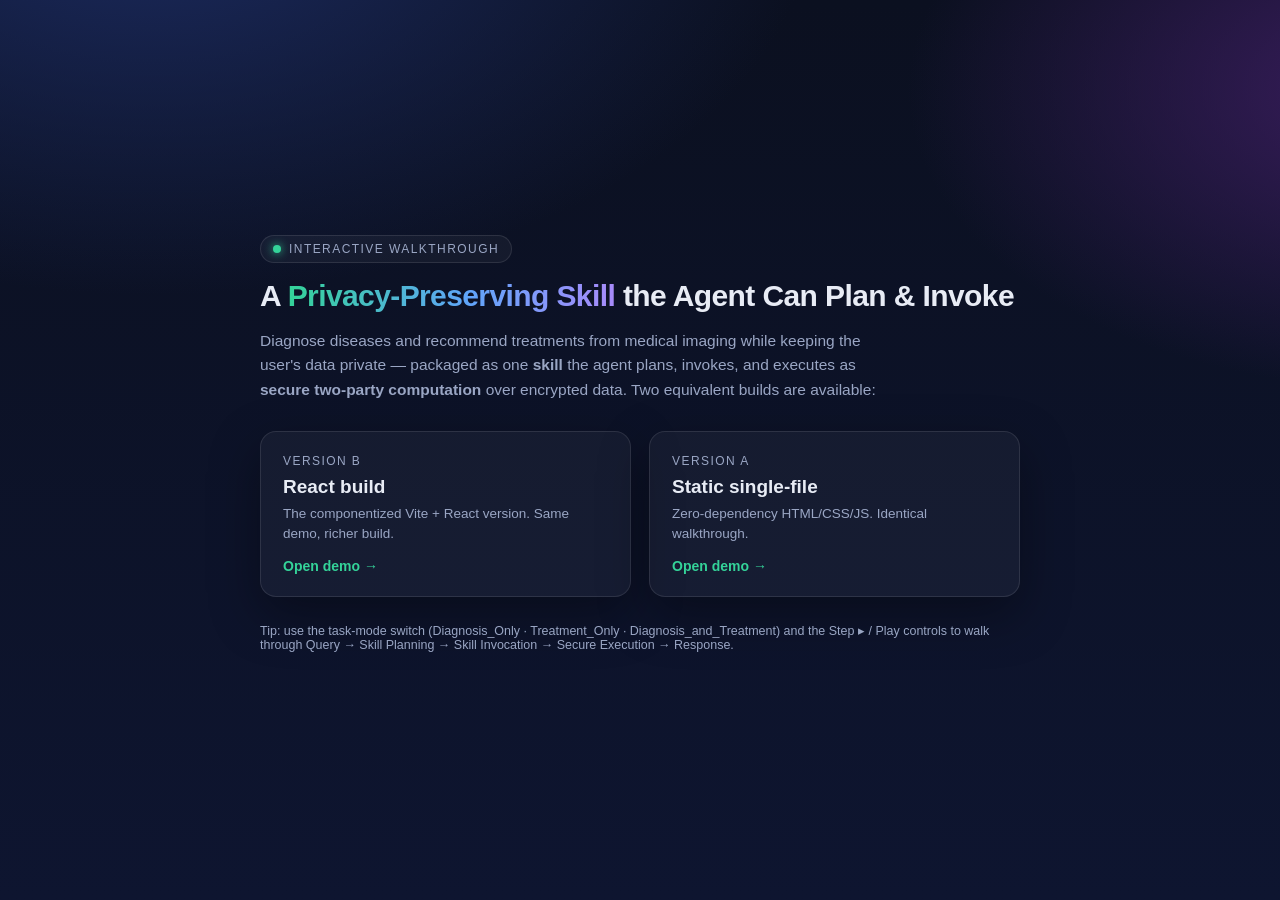
<file: index.html>
<!DOCTYPE html>
<html lang="en">
<head>
<meta charset="UTF-8" />
<meta name="viewport" content="width=device-width, initial-scale=1.0" />
<title>Privacy-Preserving Skill · Agent Demo</title>
<style>
  :root {
    --bg: #0b1020; --bg2: #0e1530; --text: #e8ecf5; --muted: #9aa6c4;
    --border: rgba(255,255,255,.10); --panel: rgba(255,255,255,.04);
    --green: #34d399; --blue: #60a5fa; --violet: #a78bfa;
  }
  * { box-sizing: border-box; }
  body {
    margin: 0; min-height: 100vh; color: var(--text);
    font-family: -apple-system, BlinkMacSystemFont, "Segoe UI", Roboto, Arial, sans-serif;
    background:
      radial-gradient(1200px 700px at 12% -10%, #1b2a5e 0%, transparent 55%),
      radial-gradient(1000px 600px at 110% 10%, #3a1d5e 0%, transparent 50%),
      linear-gradient(180deg, var(--bg) 0%, var(--bg2) 100%);
    display: grid; place-items: center; padding: 32px;
  }
  .wrap { max-width: 760px; width: 100%; }
  .badge {
    display: inline-flex; align-items: center; gap: 8px; font-size: 12px;
    letter-spacing: .12em; text-transform: uppercase; color: var(--muted);
    border: 1px solid var(--border); background: var(--panel); padding: 6px 12px; border-radius: 999px;
  }
  .badge .dot { width: 8px; height: 8px; border-radius: 50%; background: var(--green); box-shadow: 0 0 10px var(--green); }
  h1 { font-size: 30px; margin: 16px 0 8px; letter-spacing: -.02em; }
  h1 .grad { background: linear-gradient(90deg, var(--green), var(--blue) 55%, var(--violet));
    -webkit-background-clip: text; background-clip: text; -webkit-text-fill-color: transparent; }
  p.lead { color: var(--muted); font-size: 15.5px; line-height: 1.6; max-width: 640px; }
  .cards { display: grid; grid-template-columns: 1fr 1fr; gap: 18px; margin-top: 28px; }
  a.card {
    display: block; text-decoration: none; color: inherit; padding: 22px;
    border: 1px solid var(--border); border-radius: 16px; background: var(--panel);
    transition: .18s; box-shadow: 0 18px 50px rgba(0,0,0,.35);
  }
  a.card:hover { transform: translateY(-3px); border-color: rgba(255,255,255,.28); }
  a.card .k { font-size: 12px; text-transform: uppercase; letter-spacing: .12em; color: var(--muted); }
  a.card h2 { margin: 8px 0 6px; font-size: 19px; }
  a.card p { margin: 0; color: var(--muted); font-size: 13.5px; line-height: 1.5; }
  a.card .go { margin-top: 14px; font-weight: 700; color: var(--green); font-size: 14px; }
  .note { margin-top: 26px; color: var(--muted); font-size: 12.5px; }
  @media (max-width: 620px) { .cards { grid-template-columns: 1fr; } }
</style>
</head>
<body>
  <div class="wrap">
    <span class="badge"><span class="dot"></span> Interactive Walkthrough</span>
    <h1>A <span class="grad">Privacy-Preserving Skill</span> the Agent Can Plan &amp; Invoke</h1>
    <p class="lead">
      Diagnose diseases and recommend treatments from medical imaging while keeping the user's data
      private — packaged as one <b>skill</b> the agent plans, invokes, and executes as
      <b>secure two-party computation</b> over encrypted data. Two equivalent builds are available:
    </p>

    <div class="cards">
      <a class="card" href="./app/">
        <div class="k">Version B</div>
        <h2>React build</h2>
        <p>The componentized Vite + React version. Same demo, richer build.</p>
        <div class="go">Open demo →</div>
      </a>
      <a class="card" href="./static/">
        <div class="k">Version A</div>
        <h2>Static single-file</h2>
        <p>Zero-dependency HTML/CSS/JS. Identical walkthrough.</p>
        <div class="go">Open demo →</div>
      </a>
    </div>

    <p class="note">
      Tip: use the task-mode switch (Diagnosis_Only · Treatment_Only · Diagnosis_and_Treatment) and the
      Step ▸ / Play controls to walk through Query → Skill Planning → Skill Invocation → Secure Execution → Response.
    </p>
  </div>
</body>
</html>
</file>
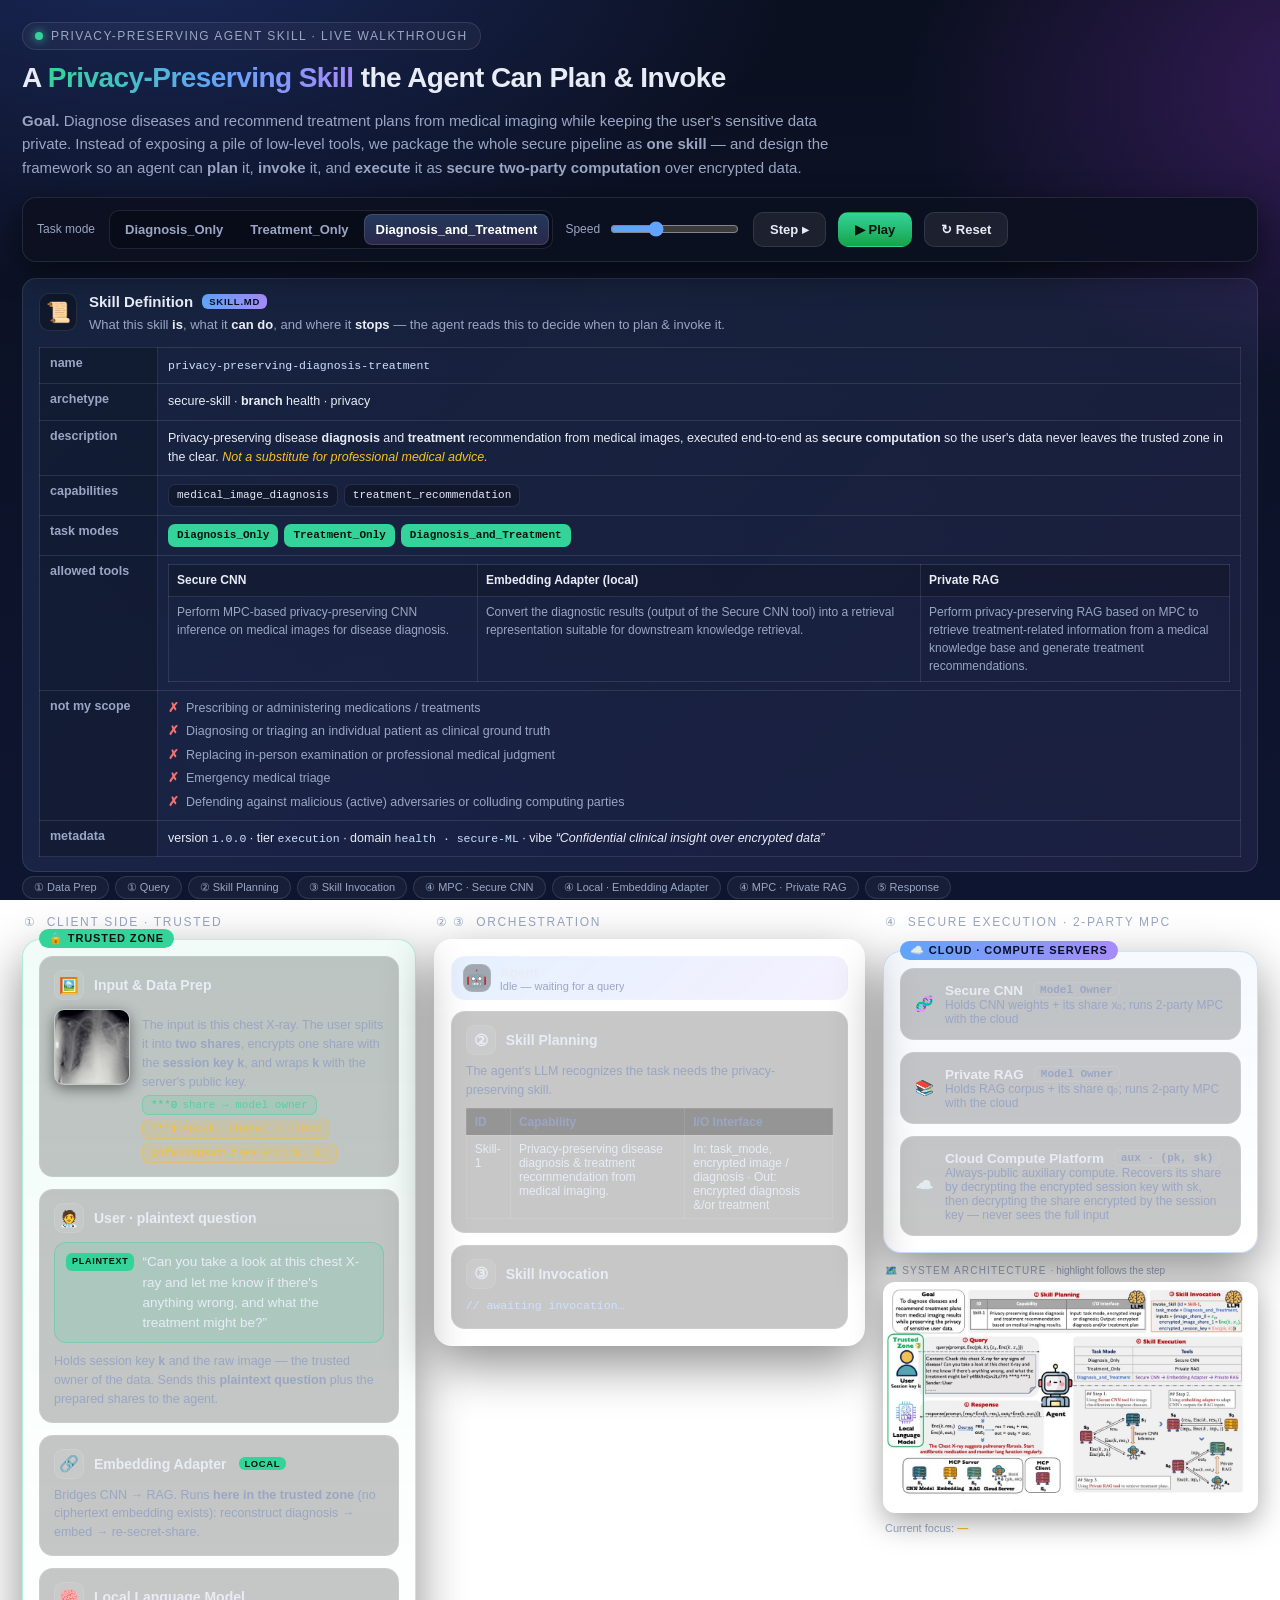
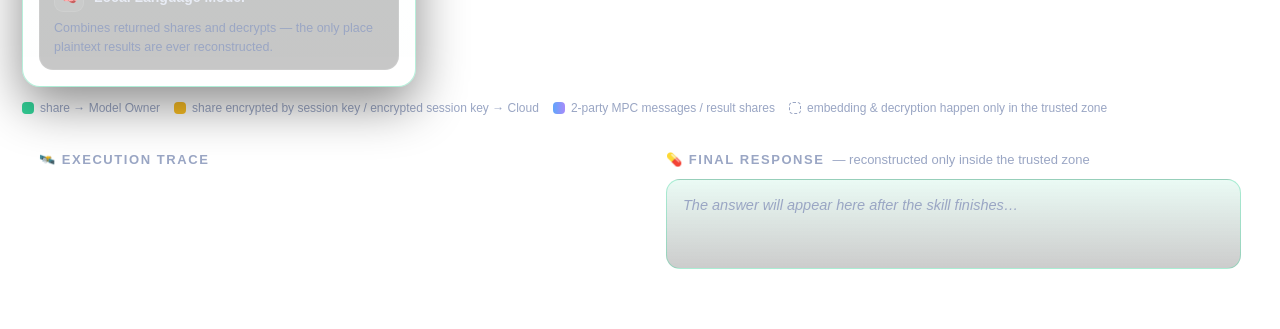
<file: app/index.html>
<!DOCTYPE html>
<html lang="en">
  <head>
    <meta charset="UTF-8" />
    <meta name="viewport" content="width=device-width, initial-scale=1.0" />
    <title>Privacy-Preserving Skill · Agent Demo (React)</title>
    <script type="module" crossorigin src="./assets/index-Cl551Arw.js"></script>
    <link rel="stylesheet" crossorigin href="./assets/index-1vCCNBmM.css">
  </head>
  <body>
    <div id="root"></div>
  </body>
</html>
</file>
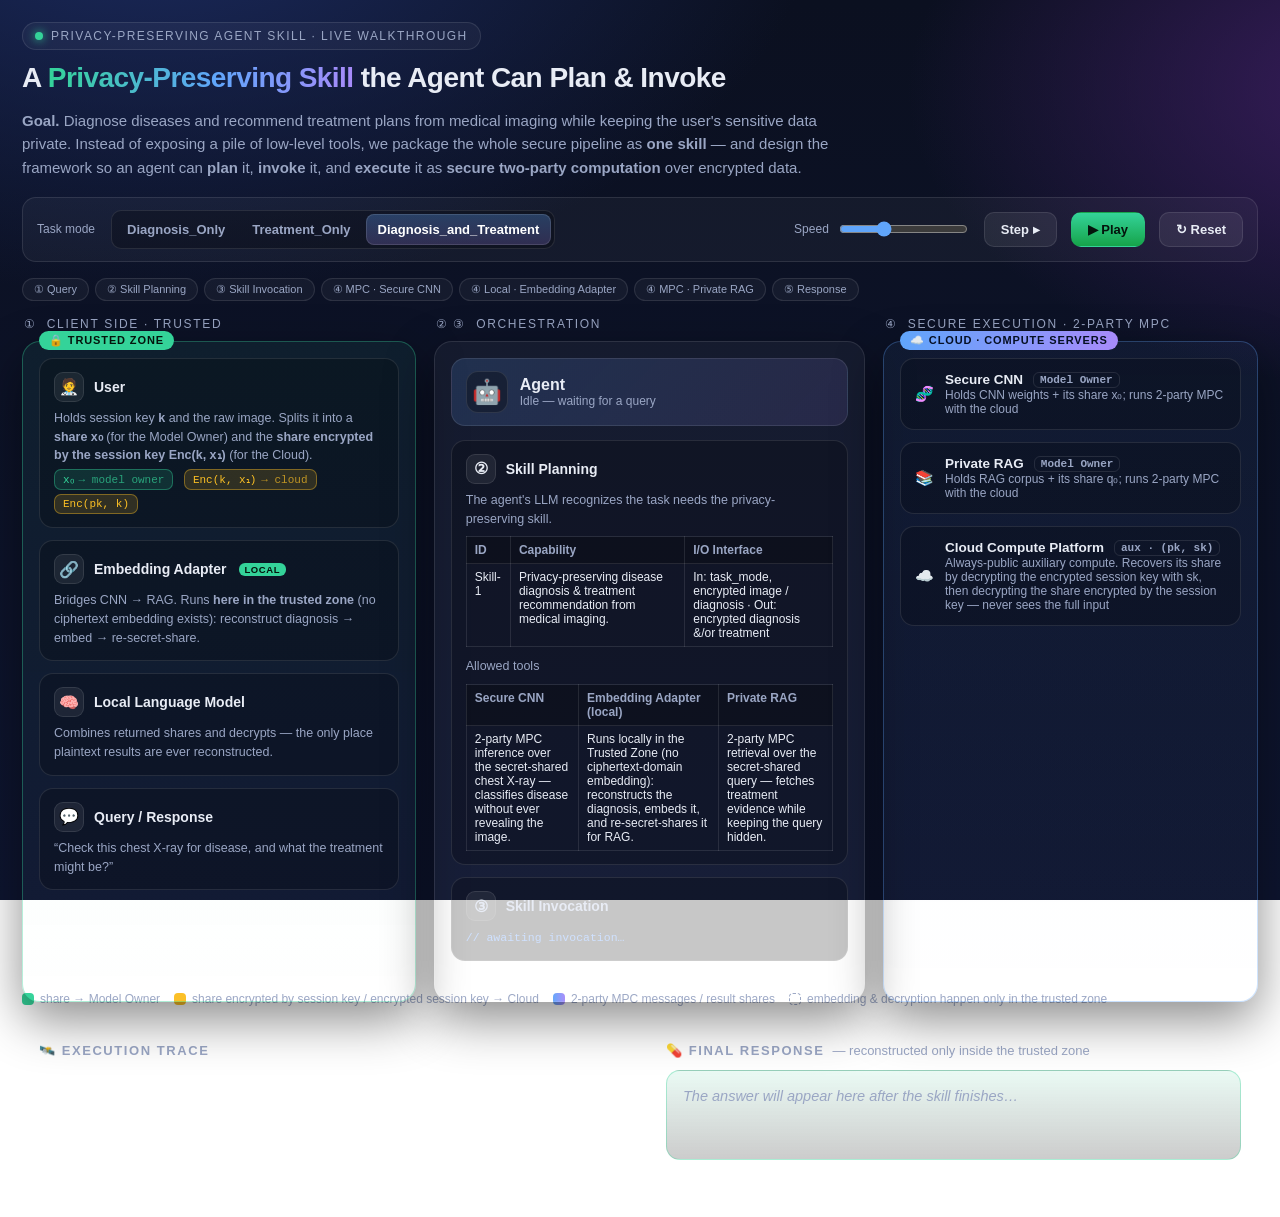
<file: static/index.html>
<!DOCTYPE html>
<html lang="en">
<head>
<meta charset="UTF-8" />
<meta name="viewport" content="width=device-width, initial-scale=1.0" />
<title>Privacy-Preserving Skill · Agent Demo</title>
<style>
  :root {
    --bg: #0b1020;
    --bg2: #0e1530;
    --panel: rgba(255, 255, 255, 0.04);
    --panel-strong: rgba(255, 255, 255, 0.07);
    --border: rgba(255, 255, 255, 0.10);
    --text: #e8ecf5;
    --muted: #9aa6c4;
    --green: #34d399;
    --green-soft: rgba(52, 211, 153, 0.14);
    --blue: #60a5fa;
    --violet: #a78bfa;
    --gold: #fbbf24;
    --gold-soft: rgba(251, 191, 36, 0.15);
    --pink: #f472b6;
    --shadow: 0 18px 50px rgba(0, 0, 0, 0.45);
    --mono: "SF Mono", "JetBrains Mono", "Fira Code", ui-monospace, Menlo, Consolas, monospace;
  }
  * { box-sizing: border-box; }
  html, body { height: 100%; }
  body {
    margin: 0;
    font-family: -apple-system, BlinkMacSystemFont, "Segoe UI", Roboto, "Helvetica Neue", Arial, sans-serif;
    color: var(--text);
    background:
      radial-gradient(1200px 700px at 12% -10%, #1b2a5e 0%, transparent 55%),
      radial-gradient(1000px 600px at 110% 10%, #3a1d5e 0%, transparent 50%),
      linear-gradient(180deg, var(--bg) 0%, var(--bg2) 100%);
    background-attachment: fixed;
    min-height: 100vh;
  }
  .wrap { max-width: 1280px; margin: 0 auto; padding: 22px 22px 40px; }

  header.hero { margin-bottom: 18px; }
  .badge {
    display: inline-flex; align-items: center; gap: 8px;
    font-size: 12px; letter-spacing: .12em; text-transform: uppercase;
    color: var(--muted); border: 1px solid var(--border);
    background: var(--panel); padding: 6px 12px; border-radius: 999px;
  }
  .badge .dot { width: 8px; height: 8px; border-radius: 50%; background: var(--green); box-shadow: 0 0 10px var(--green); }
  h1 { font-size: 28px; margin: 12px 0 6px; letter-spacing: -.02em; }
  h1 .grad {
    background: linear-gradient(90deg, var(--green), var(--blue) 55%, var(--violet));
    -webkit-background-clip: text; background-clip: text; -webkit-text-fill-color: transparent;
  }
  .goal { color: var(--muted); font-size: 15px; max-width: 820px; line-height: 1.55; }

  .controls {
    display: flex; flex-wrap: wrap; align-items: center; gap: 14px;
    margin: 18px 0 16px; padding: 12px 14px;
    background: var(--panel); border: 1px solid var(--border); border-radius: 14px;
  }
  .seg { display: inline-flex; background: rgba(0,0,0,.25); border: 1px solid var(--border); border-radius: 10px; padding: 3px; gap: 3px; }
  .seg button {
    border: 0; background: transparent; color: var(--muted); cursor: pointer;
    padding: 8px 12px; border-radius: 8px; font-size: 13px; font-weight: 600; transition: .18s;
  }
  .seg button:hover { color: var(--text); }
  .seg button.active { background: linear-gradient(180deg, rgba(96,165,250,.30), rgba(167,139,250,.22)); color: #fff; box-shadow: inset 0 0 0 1px rgba(255,255,255,.12); }
  .ctl-label { font-size: 12px; color: var(--muted); margin-right: 2px; }
  .spacer { flex: 1; }
  .btn {
    border: 1px solid var(--border); background: var(--panel-strong); color: var(--text);
    padding: 9px 16px; border-radius: 10px; cursor: pointer; font-size: 13px; font-weight: 600;
    display: inline-flex; align-items: center; gap: 8px; transition: .18s;
  }
  .btn:hover { border-color: rgba(255,255,255,.25); transform: translateY(-1px); }
  .btn.primary { background: linear-gradient(180deg, var(--green), #16a34a); color: #04140c; border-color: transparent; }
  .btn:disabled { opacity: .45; cursor: not-allowed; transform: none; }
  .speed { display: inline-flex; align-items: center; gap: 8px; font-size: 12px; color: var(--muted); }
  .speed input { accent-color: var(--blue); }

  .stage { position: relative; }
  .grid {
    display: grid;
    grid-template-columns: 1.05fr 1.15fr 1fr;
    gap: 18px;
    align-items: stretch;
  }
  .col-title {
    display: flex; align-items: center; gap: 8px;
    font-size: 12px; text-transform: uppercase; letter-spacing: .14em; color: var(--muted);
    margin: 0 0 10px 2px;
  }

  .zone {
    border-radius: 18px; padding: 16px; height: 100%;
    background: var(--panel); border: 1px solid var(--border); box-shadow: var(--shadow);
    position: relative;
  }
  .zone.trusted { border-color: rgba(52,211,153,.35); background: linear-gradient(180deg, rgba(52,211,153,.07), rgba(255,255,255,.02)); }
  .zone.cloud { border-color: rgba(96,165,250,.30); background: linear-gradient(180deg, rgba(96,165,250,.06), rgba(255,255,255,.02)); }
  .zone-tag {
    position: absolute; top: -11px; left: 16px; font-size: 11px; font-weight: 700; letter-spacing: .08em;
    padding: 3px 10px; border-radius: 999px; text-transform: uppercase;
  }
  .zone.trusted .zone-tag { background: var(--green); color: #04140c; }
  .zone.cloud .zone-tag { background: linear-gradient(90deg, var(--blue), var(--violet)); color: #061024; }

  .card {
    background: rgba(0,0,0,.22); border: 1px solid var(--border); border-radius: 14px;
    padding: 13px 14px; margin-bottom: 12px; transition: .25s; position: relative;
  }
  .card:last-child { margin-bottom: 0; }
  .card.hidden { display: none; }
  .card .ct { display: flex; align-items: center; gap: 10px; font-weight: 700; font-size: 14px; }
  .card .ct .ic { width: 30px; height: 30px; flex: none; border-radius: 9px; display: grid; place-items: center; font-size: 16px; background: var(--panel-strong); border: 1px solid var(--border); }
  .card .sub { color: var(--muted); font-size: 12.5px; margin-top: 7px; line-height: 1.5; }
  .card.node { display: flex; flex-direction: column; }

  .card.active {
    border-color: var(--gold); box-shadow: 0 0 0 1px var(--gold), 0 10px 30px rgba(251,191,36,.18);
    background: linear-gradient(180deg, var(--gold-soft), rgba(0,0,0,.2));
    transform: translateY(-2px);
  }
  .card.active .ic { background: var(--gold); color: #1a1304; border-color: transparent; }
  .card.done { border-color: rgba(52,211,153,.45); }
  .card.done .ct .check { display: inline; margin-left: auto; color: var(--green); font-weight: 800; }
  .ct .check { display: none; }
  .card.dim { opacity: .45; }

  .unused { color: var(--muted); font-style: italic; opacity: .9; }
  .localbadge {
    font-size: 9.5px; font-weight: 800; letter-spacing: .06em; text-transform: uppercase;
    color: #04140c; background: var(--green); border-radius: 6px; padding: 1px 6px; margin-left: 2px;
  }

  .chip {
    display: inline-flex; align-items: center; gap: 5px; font-family: var(--mono);
    font-size: 11px; padding: 3px 8px; border-radius: 7px; border: 1px solid var(--border);
    background: rgba(0,0,0,.3); color: var(--muted); margin: 4px 6px 0 0;
  }
  .chip.lock { color: var(--gold); border-color: rgba(251,191,36,.4); background: var(--gold-soft); }
  .chip.plain { color: var(--green); border-color: rgba(52,211,153,.4); background: var(--green-soft); }
  .chip .k { opacity: .7; }

  .agent-head {
    display: flex; align-items: center; gap: 12px; margin-bottom: 14px;
    padding: 12px 14px; border-radius: 14px;
    background: linear-gradient(135deg, rgba(96,165,250,.16), rgba(167,139,250,.12));
    border: 1px solid var(--border);
  }
  .agent-head .robot { width: 42px; height: 42px; border-radius: 12px; display: grid; place-items: center; font-size: 24px; background: rgba(0,0,0,.3); border: 1px solid var(--border); }
  .agent-head .t { font-weight: 800; font-size: 16px; }
  .agent-head .s { color: var(--muted); font-size: 12px; }
  .agent-head.thinking { animation: pulseGlow 1.1s ease-in-out infinite; }
  @keyframes pulseGlow {
    0%,100% { box-shadow: 0 0 0 1px rgba(167,139,250,.2); }
    50% { box-shadow: 0 0 0 1px rgba(167,139,250,.7), 0 0 26px rgba(167,139,250,.35); }
  }

  .skill-table { width: 100%; border-collapse: collapse; font-size: 12px; margin-top: 8px; }
  .skill-table th, .skill-table td { text-align: left; padding: 6px 8px; border: 1px solid var(--border); vertical-align: top; }
  .skill-table th { color: var(--muted); font-weight: 600; background: rgba(0,0,0,.25); }
  code.invoke { display: block; font-family: var(--mono); font-size: 11.5px; line-height: 1.6; color: #cfe1ff; white-space: pre-wrap; margin-top: 8px; }
  code.invoke .kw { color: var(--violet); }
  code.invoke .id { color: var(--gold); }
  code.invoke .en { color: var(--green); }

  .srv { display: flex; align-items: center; gap: 11px; }
  .srv .sid { font-family: var(--mono); font-size: 11px; color: var(--muted); border: 1px solid var(--border); border-radius: 6px; padding: 1px 6px; }
  .srv .role { color: var(--muted); font-size: 12px; }

  #fx { position: absolute; inset: 0; pointer-events: none; z-index: 40; overflow: visible; }
  .packet {
    position: absolute; transform: translate(-50%, -50%);
    font-family: var(--mono); font-size: 11px; font-weight: 700;
    padding: 5px 9px; border-radius: 9px; white-space: nowrap;
    border: 1px solid; box-shadow: 0 6px 18px rgba(0,0,0,.4);
    will-change: left, top; backdrop-filter: blur(2px);
  }
  .packet.enc { color: #1a1304; background: var(--gold); border-color: #f59e0b; }
  .packet.plain { color: #04140c; background: var(--green); border-color: #10b981; }
  .packet.result { color: #06121f; background: linear-gradient(90deg, var(--blue), var(--violet)); border-color: var(--violet); }

  .bottom { display: grid; grid-template-columns: 1fr 1fr; gap: 18px; margin-top: 20px; }
  .panel { background: var(--panel); border: 1px solid var(--border); border-radius: 16px; padding: 16px; }
  .panel h3 { margin: 0 0 12px; font-size: 13px; text-transform: uppercase; letter-spacing: .12em; color: var(--muted); display: flex; align-items: center; gap: 8px; }
  .trace { font-family: var(--mono); font-size: 12.5px; line-height: 1.65; max-height: 230px; overflow: auto; }
  .trace .line { padding: 5px 0; border-bottom: 1px dashed rgba(255,255,255,.06); display: flex; gap: 10px; opacity: 0; transform: translateY(4px); animation: rise .35s forwards; }
  @keyframes rise { to { opacity: 1; transform: none; } }
  .trace .ph { color: var(--violet); font-weight: 700; flex: none; }
  .trace .tx { color: var(--text); }
  .trace .muted { color: var(--muted); }

  .chatbubble {
    background: linear-gradient(180deg, rgba(52,211,153,.10), rgba(0,0,0,.2));
    border: 1px solid rgba(52,211,153,.35); border-radius: 14px; padding: 14px 16px;
    min-height: 90px; line-height: 1.6; font-size: 14.5px;
  }
  .chatbubble .who { font-size: 11px; text-transform: uppercase; letter-spacing: .1em; color: var(--green); margin-bottom: 8px; display: flex; align-items: center; gap: 8px; }
  .chatbubble .empty { color: var(--muted); font-style: italic; }
  .diag { color: var(--blue); font-weight: 700; }
  .rx { color: var(--gold); font-weight: 700; }
  .cursor-blink { display: inline-block; width: 8px; background: var(--green); margin-left: 2px; animation: blink 1s steps(2) infinite; }
  @keyframes blink { 50% { opacity: 0; } }

  .legend { display: flex; flex-wrap: wrap; gap: 14px; margin-top: 14px; font-size: 12px; color: var(--muted); }
  .legend span { display: inline-flex; align-items: center; gap: 6px; }
  .legend i { width: 12px; height: 12px; border-radius: 4px; display: inline-block; }

  .stepbar { display: flex; gap: 6px; margin: 4px 0 16px; flex-wrap: wrap; }
  .pip { font-size: 11px; color: var(--muted); border: 1px solid var(--border); border-radius: 999px; padding: 4px 11px; background: var(--panel); transition: .2s; }
  .pip.active { color: #fff; border-color: var(--gold); background: var(--gold-soft); }
  .pip.done { color: var(--green); border-color: rgba(52,211,153,.4); }

  @media (max-width: 980px) {
    .grid { grid-template-columns: 1fr; }
    .bottom { grid-template-columns: 1fr; }
    #fx { display: none; }
  }
</style>
</head>
<body>
<div class="wrap">
  <header class="hero">
    <span class="badge"><span class="dot"></span> Privacy-Preserving Agent Skill · Live Walkthrough</span>
    <h1>A <span class="grad">Privacy-Preserving Skill</span> the Agent Can Plan &amp; Invoke</h1>
    <p class="goal">
      <b>Goal.</b> Diagnose diseases and recommend treatment plans from medical imaging while keeping the
      user's sensitive data private. Instead of exposing a pile of low-level tools, we package the whole
      secure pipeline as <b>one skill</b> — and design the framework so an agent can <b>plan</b> it,
      <b>invoke</b> it, and <b>execute</b> it as <b>secure two-party computation</b> over encrypted data.
    </p>
  </header>

  <div class="controls">
    <span class="ctl-label">Task mode</span>
    <div class="seg" id="modeSeg">
      <button data-mode="Diagnosis_Only">Diagnosis_Only</button>
      <button data-mode="Treatment_Only">Treatment_Only</button>
      <button data-mode="Diagnosis_and_Treatment" class="active">Diagnosis_and_Treatment</button>
    </div>
    <div class="spacer"></div>
    <div class="speed">Speed
      <input id="speed" type="range" min="0.5" max="2" step="0.25" value="1" />
    </div>
    <button class="btn" id="stepBtn">Step ▸</button>
    <button class="btn primary" id="playBtn">▶ Play</button>
    <button class="btn" id="resetBtn">↻ Reset</button>
  </div>

  <div class="stepbar" id="stepbar"></div>

  <div class="stage">
    <div id="fx"></div>

    <div class="grid">
      <!-- TRUSTED ZONE -->
      <div>
        <div class="col-title">① &nbsp;Client Side · Trusted</div>
        <div class="zone trusted" id="zoneTrusted">
          <span class="zone-tag">🔒 Trusted Zone</span>
          <div class="card node" id="tzUser">
            <div class="ct"><span class="ic">🧑‍⚕️</span> User <span class="check">✓</span></div>
            <div class="sub">Holds session key <b>k</b> and the raw image. Splits it into a <b>share x₀</b> (for the Model Owner) and the <b>share encrypted by the session key Enc(k, x₁)</b> (for the Cloud).</div>
            <div>
              <span class="chip plain">x₀ <span class="k">→ model owner</span></span>
              <span class="chip lock">Enc(k, x₁) <span class="k">→ cloud</span></span>
              <span class="chip lock">Enc(pk, k)</span>
            </div>
          </div>
          <div class="card node" id="tzEmbed">
            <div class="ct"><span class="ic">🔗</span> Embedding Adapter <span class="localbadge">local</span> <span class="check">✓</span></div>
            <div class="sub">Bridges CNN&nbsp;→&nbsp;RAG. Runs <b>here in the trusted zone</b> (no ciphertext embedding exists): reconstruct diagnosis → embed → re-secret-share.<em class="unused" id="tzEmbedUnused"> Not used in this mode.</em></div>
          </div>
          <div class="card node" id="tzLLM">
            <div class="ct"><span class="ic">🧠</span> Local Language Model <span class="check">✓</span></div>
            <div class="sub">Combines returned shares and decrypts — the only place plaintext results are ever reconstructed.</div>
          </div>
          <div class="card node" id="tzQuery">
            <div class="ct"><span class="ic">💬</span> Query / Response <span class="check">✓</span></div>
            <div class="sub" id="tzQueryText">“Check this chest X-ray for disease, and what the treatment might be?”</div>
          </div>
        </div>
      </div>

      <!-- AGENT -->
      <div>
        <div class="col-title">② ③ &nbsp;Orchestration</div>
        <div class="zone" id="zoneAgent">
          <div class="agent-head" id="agentHead">
            <span class="robot">🤖</span>
            <div>
              <div class="t">Agent</div>
              <div class="s" id="agentStatus">Idle — waiting for a query</div>
            </div>
          </div>

          <div class="card" id="cardPlan">
            <div class="ct"><span class="ic">②</span> Skill Planning <span class="check">✓</span></div>
            <div class="sub">The agent's LLM recognizes the task needs the privacy-preserving skill.</div>
            <table class="skill-table">
              <tr><th>ID</th><th>Capability</th><th>I/O Interface</th></tr>
              <tr>
                <td>Skill-1</td>
                <td>Privacy-preserving disease diagnosis &amp; treatment recommendation from medical imaging.</td>
                <td>In: task_mode, encrypted image / diagnosis &middot; Out: encrypted diagnosis &amp;/or treatment</td>
              </tr>
            </table>
            <div class="sub" style="margin-top:10px;color:var(--muted)">Allowed tools</div>
            <table class="skill-table">
              <tr><th>Secure CNN</th><th>Embedding Adapter (local)</th><th>Private RAG</th></tr>
              <tr>
                <td>2-party MPC inference over the secret-shared chest X-ray &mdash; classifies disease without ever revealing the image.</td>
                <td>Runs locally in the Trusted Zone (no ciphertext-domain embedding): reconstructs the diagnosis, embeds it, and re-secret-shares it for RAG.</td>
                <td>2-party MPC retrieval over the secret-shared query &mdash; fetches treatment evidence while keeping the query hidden.</td>
              </tr>
            </table>
          </div>

          <div class="card" id="cardInvoke">
            <div class="ct"><span class="ic">③</span> Skill Invocation <span class="check">✓</span></div>
            <code class="invoke" id="invokeCode"></code>
          </div>
        </div>
      </div>

      <!-- CLOUD / SERVERS -->
      <div>
        <div class="col-title">④ &nbsp;Secure Execution · 2-party MPC</div>
        <div class="zone cloud" id="zoneCloud">
          <span class="zone-tag">☁️ Cloud · Compute Servers</span>
          <div class="card node" id="srvCNN">
            <div class="srv"><span class="ic" style="font-size:15px">🧬</span>
              <div><div class="ct" style="font-size:13.5px">Secure CNN <span class="sid">Model Owner</span> <span class="check">✓</span></div>
              <div class="role">Holds CNN weights + its share x₀; runs 2-party MPC with the cloud</div></div>
            </div>
          </div>
          <div class="card node" id="srvRAG">
            <div class="srv"><span class="ic" style="font-size:15px">📚</span>
              <div><div class="ct" style="font-size:13.5px">Private RAG <span class="sid">Model Owner</span> <span class="check">✓</span></div>
              <div class="role">Holds RAG corpus + its share q₀; runs 2-party MPC with the cloud</div></div>
            </div>
          </div>
          <div class="card node" id="srvCloud">
            <div class="srv"><span class="ic" style="font-size:15px">☁️</span>
              <div><div class="ct" style="font-size:13.5px">Cloud Compute Platform <span class="sid">aux · (pk, sk)</span> <span class="check">✓</span></div>
              <div class="role">Always-public auxiliary compute. Recovers its share by decrypting the encrypted session key with sk, then decrypting the share encrypted by the session key — never sees the full input</div></div>
            </div>
          </div>
        </div>
      </div>
    </div>
  </div>

  <div class="legend">
    <span><i style="background:var(--green)"></i> share → Model Owner</span>
    <span><i style="background:var(--gold)"></i> share encrypted by session key / encrypted session key → Cloud</span>
    <span><i style="background:linear-gradient(90deg,var(--blue),var(--violet))"></i> 2-party MPC messages / result shares</span>
    <span><i style="background:transparent;border:1px dashed var(--muted)"></i> embedding &amp; decryption happen only in the trusted zone</span>
  </div>

  <div class="bottom">
    <div class="panel">
      <h3>🛰️ Execution Trace</h3>
      <div class="trace" id="trace"></div>
    </div>
    <div class="panel">
      <h3>💊 Final Response <span class="muted" style="font-weight:400;text-transform:none;letter-spacing:0;color:var(--muted)">— reconstructed only inside the trusted zone</span></h3>
      <div class="chatbubble" id="answer"><span class="empty">The answer will appear here after the skill finishes…</span></div>
    </div>
  </div>
</div>

<script>
(() => {
  "use strict";

  // ---------- scenario data ----------
  const SCENARIO = {
    Diagnosis_Only: {
      query: "“Check this chest X-ray — is there any sign of disease?”",
      pipeline: ["cnn"],
      needsEmbed: false,
      diagnosis: "Pulmonary fibrosis",
      diagScores: [["Pulmonary fibrosis", 0.87], ["Pneumonia", 0.07], ["Normal", 0.06]],
      treatment: null,
    },
    Treatment_Only: {
      query: "“The diagnosis is pulmonary fibrosis — what treatment do you recommend?”",
      pipeline: ["rag"],
      needsEmbed: false,
      diagnosis: "Pulmonary fibrosis (provided)",
      diagScores: null,
      treatment: "Start antifibrotic medication (e.g. pirfenidone or nintedanib) and monitor lung function regularly.",
    },
    Diagnosis_and_Treatment: {
      query: "“Check this chest X-ray for disease, and what the treatment might be?”",
      pipeline: ["cnn", "emb", "rag"],
      needsEmbed: true,
      diagnosis: "Pulmonary fibrosis",
      diagScores: [["Pulmonary fibrosis", 0.87], ["Pneumonia", 0.07], ["Normal", 0.06]],
      treatment: "Start antifibrotic medication (e.g. pirfenidone or nintedanib) and monitor lung function regularly.",
    },
  };

  // MPC tools = secure 2-party computation between a Model Owner and the Cloud.
  const MPC = {
    cnn: { node: "srvCNN", label: "Secure CNN", owner: "CNN Model Owner",
           plain: "x₀", encShare: "Enc(k, x₁)", resPlain: "res₀", resEnc: "Enc(k, res₁)",
           trace: "Secure 2-party CNN inference: the <b>CNN Model Owner</b> holds its share <b>x₀</b>; the <b>Cloud Compute Platform</b> uses its private key <b>sk</b> to decrypt the encrypted session key <b>Enc(pk, k) → k</b>, then uses <b>k</b> to decrypt the share encrypted by the session key <b>Enc(k, x₁)</b> and recover its share. They jointly compute over shares — neither sees the image — yielding a secret-shared diagnosis." },
    rag: { node: "srvRAG", label: "Private RAG", owner: "RAG Model Owner",
           plain: "q₀", encShare: "Enc(k, q₁)", resPlain: "out₀", resEnc: "Enc(k, out₁)",
           trace: "Secure 2-party Private RAG: the <b>RAG Model Owner</b> holds its share <b>q₀</b>; the <b>Cloud Compute Platform</b> uses its private key <b>sk</b> to decrypt the encrypted session key <b>Enc(pk, k) → k</b>, then uses <b>k</b> to decrypt the share encrypted by the session key <b>Enc(k, q₁)</b> and recover its share. They jointly retrieve treatment evidence over shares — the query stays hidden — returning secret-shared results." },
  };

  // ---------- DOM ----------
  const $ = (id) => document.getElementById(id);
  const fx = $("fx"), traceEl = $("trace"), answerEl = $("answer");
  const agentHead = $("agentHead"), agentStatus = $("agentStatus");
  const stepbar = $("stepbar"), invokeCode = $("invokeCode");
  const allNodes = ["cardPlan","cardInvoke","srvCNN","srvRAG","srvCloud","tzUser","tzEmbed","tzLLM","tzQuery"];

  let mode = "Diagnosis_and_Treatment";
  let steps = [];
  let idx = -1;
  let playing = false;
  let busy = false;
  let runToken = 0;

  const speedEl = $("speed");
  const dur = (ms) => ms / parseFloat(speedEl.value || "1");
  const sleep = (ms) => new Promise(r => setTimeout(r, dur(ms)));

  // ---------- helpers ----------
  function center(el) {
    const s = fx.getBoundingClientRect();
    const r = el.getBoundingClientRect();
    return { x: r.left - s.left + r.width / 2, y: r.top - s.top + r.height / 2 };
  }
  function setActive(...ids) {
    const set = new Set(ids.filter(Boolean));
    allNodes.forEach(c => $(c).classList.toggle("active", set.has(c)));
  }
  function markDone(...ids) { ids.forEach(id => { if (id) { $(id).classList.remove("active"); $(id).classList.add("done"); } }); }
  function clearStates() {
    allNodes.forEach(c => { const e = $(c); e.classList.remove("active","done","dim"); });
    agentHead.classList.remove("thinking");
  }

  async function flyPacket(fromId, toId, label, cls) {
    return new Promise(resolve => {
      const fromEl = $(fromId), toEl = $(toId);
      if (!fromEl || !toEl) return resolve();
      const a = center(fromEl), b = center(toEl);
      const p = document.createElement("div");
      p.className = "packet " + cls;
      p.textContent = label;
      p.style.left = a.x + "px"; p.style.top = a.y + "px";
      p.style.transition = `left ${dur(820)}ms cubic-bezier(.45,.05,.25,1), top ${dur(820)}ms cubic-bezier(.45,.05,.25,1)`;
      fx.appendChild(p);
      requestAnimationFrame(() => requestAnimationFrame(() => { p.style.left = b.x + "px"; p.style.top = b.y + "px"; }));
      setTimeout(() => { p.style.opacity = "0"; p.style.transition += ", opacity .25s"; }, dur(820));
      setTimeout(() => { p.remove(); resolve(); }, dur(1120));
    });
  }

  function logLine(phase, text, muted) {
    const d = document.createElement("div");
    d.className = "line";
    d.innerHTML = `<span class="ph">${phase}</span><span class="tx ${muted ? "muted" : ""}">${text}</span>`;
    traceEl.appendChild(d);
    traceEl.scrollTop = traceEl.scrollHeight;
  }

  async function typeInto(el, html, ms) {
    el.innerHTML = "";
    const tmp = document.createElement("div"); tmp.innerHTML = html;
    const full = tmp.innerHTML;
    let i = 0;
    const cursor = `<span class="cursor-blink">&nbsp;</span>`;
    const total = full.length;
    while (i <= total) {
      el.innerHTML = full.slice(0, i) + cursor;
      i += Math.max(2, Math.round(total / 60));
      await sleep(ms);
    }
    el.innerHTML = full;
  }

  function invokeHTML(m) {
    return `<span class="kw">Invoke_Skill</span>(
  id = <span class="id">Skill-1</span>,
  task_mode = <span class="en">${m}</span>,
  inputs = {
    share_0 = x₀,
    session_key_encrypted_share_1 = Enc(k, x₁),
    encrypted_session_key = Enc(pk, k)
  }
)`;
  }

  // ---------- step builder ----------
  function buildSteps(m) {
    const sc = SCENARIO[m];
    const out = [];

    out.push({
      phase: "① Query",
      status: "User → Agent: sending secret-shared query",
      run: async () => {
        setActive("tzUser");
        agentStatus.textContent = "Receiving query…";
        await flyPacket("tzUser", "agentHead", "x₀ · share", "plain");
        await flyPacket("tzUser", "agentHead", "Enc(k, x₁)", "enc");
        await flyPacket("tzUser", "agentHead", "Enc(pk, k)", "enc");
        markDone("tzUser");
        logLine("① Query", "User splits the input into two shares: <b>x₀</b> (for the Model Owner) and the share encrypted by the session key <b>Enc(k, x₁)</b> (for the Cloud), plus the encrypted session key <b>Enc(pk, k)</b> so the Cloud can recover its share.");
        logLine("", "Raw image &amp; plaintext never leave the trusted zone.", true);
      },
    });

    out.push({
      phase: "② Skill Planning",
      status: "LLM planning — selecting a skill",
      run: async () => {
        agentHead.classList.add("thinking");
        agentStatus.textContent = "Planning… matching task to a skill";
        setActive("cardPlan");
        await sleep(700);
        logLine("② Planning", "Agent's LLM matches the request to <b>Skill-1</b> — the privacy-preserving diagnosis &amp; treatment skill.");
        await sleep(300);
        markDone("cardPlan");
        agentHead.classList.remove("thinking");
      },
    });

    out.push({
      phase: "③ Skill Invocation",
      status: `Invoking Skill-1 · task_mode = ${m}`,
      run: async () => {
        setActive("cardInvoke");
        agentStatus.textContent = `Invoking Skill-1 (${m})`;
        await typeInto(invokeCode, invokeHTML(m), 22);
        logLine("③ Invocation", `Agent invokes <b>Skill-1</b> with <b>task_mode = ${m}</b>.`);
        markDone("cardInvoke");
      },
    });

    sc.pipeline.forEach((p) => {
      if (p === "emb") {
        out.push({
          phase: "④ Local · Embedding Adapter",
          status: "Local embedding in the Trusted Zone",
          run: async () => {
            agentStatus.textContent = "Local embedding (trusted zone)";
            await flyPacket("agentHead", "tzEmbed", "res₀ · Enc(k, res₁)", "result");
            setActive("tzEmbed");
            logLine("④ Embedding Adapter · local", "Runs <b>inside the Trusted Zone</b> — there is no ciphertext-domain embedding tool. The diagnosis is reconstructed locally, embedded into a RAG query, and <b>re-secret-shared</b> for the next MPC step.");
            await sleep(650);
            await flyPacket("tzEmbed", "agentHead", "q₀ · Enc(k, q₁)", "plain");
            markDone("tzEmbed");
          },
        });
      } else {
        const t = MPC[p];
        out.push({
          phase: `④ MPC · ${t.label}`,
          status: `Secure 2-party execution — ${t.label}`,
          run: async () => {
            agentStatus.textContent = `Secure 2-party MPC — ${t.label}`;
            setActive(t.node);
            await flyPacket("agentHead", t.node, `${t.plain} · share`, "plain");
            await flyPacket("agentHead", "srvCloud", t.encShare, "enc");
            await flyPacket("agentHead", "srvCloud", "Enc(pk, k)", "enc");
            setActive("srvCloud");
            logLine(`④ ${t.label} · setup`, `<b>${t.owner}</b> receives its share <b>${t.plain}</b>; the <b>Cloud Compute Platform</b> first uses its private key <b>sk</b> to decrypt the encrypted session key <b>Enc(pk, k) → k</b>, then uses <b>k</b> to decrypt the share encrypted by the session key <b>${t.encShare}</b> to recover its share.`);
            await sleep(450);
            setActive(t.node, "srvCloud");
            await flyPacket(t.node, "srvCloud", "⇄ MPC", "result");
            await flyPacket("srvCloud", t.node, "⇄ MPC", "result");
            logLine(`④ ${t.label} · compute`, t.trace);
            await sleep(250);
            await flyPacket(t.node, "agentHead", t.resPlain, "plain");
            await flyPacket("srvCloud", "agentHead", t.resEnc, "result");
            markDone(t.node, "srvCloud");
          },
        });
      }
    });

    out.push({
      phase: "⑤ Response",
      status: "Agent → Trusted Zone: returning encrypted shares",
      run: async () => {
        agentStatus.textContent = "Returning encrypted result shares";
        setActive("tzLLM");
        await flyPacket("agentHead", "tzLLM", "res₀ + Enc(k, resᵢ)", "result");
        if (sc.treatment) await flyPacket("agentHead", "tzLLM", "out₀ + Enc(k, outᵢ)", "result");
        logLine("⑤ Response", "Encrypted result shares returned. The <b>Local LLM</b> combines the shares and decrypts — the only place plaintext results are reconstructed.");
        markDone("tzLLM");
        await sleep(300);
        await renderAnswer(sc);
        markDone("tzQuery");
        agentStatus.textContent = "Done ✓";
      },
    });

    return out;
  }

  async function renderAnswer(sc) {
    let html = `<div class="who">🧠 Local LLM · final answer</div>`;
    let body = "";
    if (sc.diagScores) {
      const top = sc.diagScores.map(([n, p]) => `${n} <span class="muted">(${(p*100).toFixed(0)}%)</span>`).join(" · ");
      body += `<div><b>Diagnosis:</b> <span class="diag">${sc.diagnosis}</span></div><div class="muted" style="font-size:12.5px;margin-top:4px">Top-3: ${top}</div>`;
    } else if (sc.diagnosis) {
      body += `<div><b>Diagnosis:</b> <span class="diag">${sc.diagnosis}</span></div>`;
    }
    if (sc.treatment) {
      body += `<div style="margin-top:8px"><b>Treatment:</b> <span class="rx">${sc.treatment}</span></div>`;
    }
    answerEl.innerHTML = html;
    const bodyEl = document.createElement("div");
    answerEl.appendChild(bodyEl);
    await typeInto(bodyEl, body, 14);
  }

  // ---------- step navigation ----------
  function renderStepbar() {
    stepbar.innerHTML = "";
    steps.forEach((s, i) => {
      const p = document.createElement("span");
      p.className = "pip" + (i < idx + 1 ? " done" : "") + (i === idx ? " active" : "");
      p.textContent = s.phase;
      stepbar.appendChild(p);
    });
  }

  async function doStep() {
    if (busy || idx >= steps.length - 1) return false;
    busy = true;
    const token = runToken;
    idx++;
    renderStepbar();
    const s = steps[idx];
    agentStatus.textContent = s.status;
    [...stepbar.children].forEach((c, i) => c.classList.toggle("active", i === idx));
    await s.run();
    if (token !== runToken) { busy = false; return false; }
    [...stepbar.children].forEach((c, i) => { c.classList.toggle("done", i <= idx); c.classList.remove("active"); });
    busy = false;
    return true;
  }

  async function play() {
    if (playing) return;
    playing = true;
    $("playBtn").textContent = "⏸ Pause";
    const token = runToken;
    while (playing && token === runToken && idx < steps.length - 1) {
      const ok = await doStep();
      if (!ok) break;
      await sleep(450);
    }
    if (token === runToken) { playing = false; $("playBtn").textContent = idx >= steps.length - 1 ? "▶ Replay" : "▶ Play"; }
  }

  function reset(newMode) {
    runToken++;
    playing = false; busy = false; idx = -1;
    if (newMode) mode = newMode;
    $("playBtn").textContent = "▶ Play";
    clearStates();
    fx.innerHTML = "";
    traceEl.innerHTML = "";
    invokeCode.innerHTML = `<span class="muted">// awaiting invocation…</span>`;
    answerEl.innerHTML = `<span class="empty">The answer will appear here after the skill finishes…</span>`;
    $("tzQueryText").textContent = SCENARIO[mode].query;
    $("tzEmbed").classList.toggle("dim", !SCENARIO[mode].needsEmbed);
    $("tzEmbedUnused").style.display = SCENARIO[mode].needsEmbed ? "none" : "inline";
    agentStatus.textContent = "Idle — waiting for a query";
    steps = buildSteps(mode);
    renderStepbar();
  }

  // ---------- wire up ----------
  $("modeSeg").addEventListener("click", (e) => {
    const b = e.target.closest("button[data-mode]");
    if (!b) return;
    [...$("modeSeg").children].forEach(c => c.classList.toggle("active", c === b));
    reset(b.dataset.mode);
  });
  $("stepBtn").addEventListener("click", () => { playing = false; $("playBtn").textContent = "▶ Play"; doStep(); });
  $("playBtn").addEventListener("click", () => {
    if (playing) { playing = false; $("playBtn").textContent = "▶ Play"; return; }
    if (idx >= steps.length - 1) reset();
    play();
  });
  $("resetBtn").addEventListener("click", () => reset());

  reset();
})();
</script>
</body>
</html>
</file>
<file: app/assets/index-1vCCNBmM.css>
:root{--bg: #0b1020;--bg2: #0e1530;--panel: rgba(255, 255, 255, .04);--panel-strong: rgba(255, 255, 255, .07);--border: rgba(255, 255, 255, .1);--text: #e8ecf5;--muted: #9aa6c4;--green: #34d399;--green-soft: rgba(52, 211, 153, .14);--blue: #60a5fa;--violet: #a78bfa;--gold: #fbbf24;--gold-soft: rgba(251, 191, 36, .15);--pink: #f472b6;--shadow: 0 18px 50px rgba(0, 0, 0, .45);--mono: "SF Mono", "JetBrains Mono", "Fira Code", ui-monospace, Menlo, Consolas, monospace}*{box-sizing:border-box}html,body,#root{height:100%}body{margin:0;font-family:-apple-system,BlinkMacSystemFont,Segoe UI,Roboto,Helvetica Neue,Arial,sans-serif;color:var(--text);background:radial-gradient(1200px 700px at 12% -10%,#1b2a5e 0%,transparent 55%),radial-gradient(1000px 600px at 110% 10%,#3a1d5e 0%,transparent 50%),linear-gradient(180deg,var(--bg) 0%,var(--bg2) 100%);background-attachment:fixed;min-height:100vh}.wrap{max-width:1280px;margin:0 auto;padding:22px 22px 40px}header.hero{margin-bottom:18px}.badge{display:inline-flex;align-items:center;gap:8px;font-size:12px;letter-spacing:.12em;text-transform:uppercase;color:var(--muted);border:1px solid var(--border);background:var(--panel);padding:6px 12px;border-radius:999px}.badge .dot{width:8px;height:8px;border-radius:50%;background:var(--green);box-shadow:0 0 10px var(--green)}h1{font-size:28px;margin:12px 0 6px;letter-spacing:-.02em}h1 .grad{background:linear-gradient(90deg,var(--green),var(--blue) 55%,var(--violet));-webkit-background-clip:text;background-clip:text;-webkit-text-fill-color:transparent}.goal{color:var(--muted);font-size:15px;max-width:820px;line-height:1.55}.controls{display:flex;flex-direction:column;gap:10px;margin:16px 0 0;padding:12px 14px;background:#0c1121eb;border:1px solid var(--border);border-radius:14px;position:sticky;top:10px;z-index:50;-webkit-backdrop-filter:blur(10px);backdrop-filter:blur(10px);box-shadow:0 10px 30px #0000008c}.ctl-row{display:flex;flex-wrap:wrap;align-items:center;gap:12px}.seg{display:inline-flex;background:#00000040;border:1px solid var(--border);border-radius:10px;padding:3px;gap:3px}.seg button{border:0;background:transparent;color:var(--muted);cursor:pointer;padding:8px 12px;border-radius:8px;font-size:13px;font-weight:600;transition:.18s}.seg button:hover{color:var(--text)}.seg button.active{background:linear-gradient(180deg,#60a5fa4d,#a78bfa38);color:#fff;box-shadow:inset 0 0 0 1px #ffffff1f}.ctl-label{font-size:12px;color:var(--muted);margin-right:2px}.spacer{flex:1}.btn{border:1px solid var(--border);background:var(--panel-strong);color:var(--text);padding:9px 16px;border-radius:10px;cursor:pointer;font-size:13px;font-weight:600;display:inline-flex;align-items:center;gap:8px;transition:.18s}.btn:hover{border-color:#ffffff40;transform:translateY(-1px)}.btn.primary{background:linear-gradient(180deg,var(--green),#16a34a);color:#04140c;border-color:transparent}.btn:disabled{opacity:.45;cursor:not-allowed;transform:none}.speed{display:inline-flex;align-items:center;gap:8px;font-size:12px;color:var(--muted)}.speed input{accent-color:var(--blue)}.stage{position:relative}.grid{display:grid;grid-template-columns:1.05fr 1.15fr 1fr;gap:18px;align-items:start}.col-trusted,.col-orch{min-width:0}.col-cloud{min-width:0;display:flex;flex-direction:column;gap:12px}.col-title{display:flex;align-items:center;gap:8px;font-size:12px;text-transform:uppercase;letter-spacing:.14em;color:var(--muted);margin:0 0 10px 2px}.zone{border-radius:18px;padding:16px;height:auto;background:var(--panel);border:1px solid var(--border);box-shadow:var(--shadow);position:relative}.zone.trusted{border-color:#34d39959;background:linear-gradient(180deg,#34d39912,#ffffff05)}.zone.cloud{border-color:#60a5fa4d;background:linear-gradient(180deg,#60a5fa0f,#ffffff05)}.zone-tag{position:absolute;top:-11px;left:16px;font-size:11px;font-weight:700;letter-spacing:.08em;padding:3px 10px;border-radius:999px;text-transform:uppercase}.zone.trusted .zone-tag{background:var(--green);color:#04140c}.zone.cloud .zone-tag{background:linear-gradient(90deg,var(--blue),var(--violet));color:#061024}.card{background:#00000038;border:1px solid var(--border);border-radius:14px;padding:13px 14px;margin-bottom:12px;transition:.25s;position:relative}.card:last-child{margin-bottom:0}.card .ct{display:flex;align-items:center;gap:10px;font-weight:700;font-size:14px}.card .ct .ic{width:30px;height:30px;flex:none;border-radius:9px;display:grid;place-items:center;font-size:16px;background:var(--panel-strong);border:1px solid var(--border)}.card .sub{color:var(--muted);font-size:12.5px;margin-top:7px;line-height:1.5}.card.node{display:flex;flex-direction:column}.card.active{border-color:var(--gold);box-shadow:0 0 0 1px var(--gold),0 10px 30px #fbbf242e;background:linear-gradient(180deg,var(--gold-soft),rgba(0,0,0,.2));transform:translateY(-2px)}.card.active .ic{background:var(--gold);color:#1a1304;border-color:transparent}.card.done{border-color:#34d39973}.ct .check{display:none}.card.done .ct .check{display:inline;margin-left:auto;color:var(--green);font-weight:800}.card.dim{opacity:.45}.chip{display:inline-flex;align-items:center;gap:5px;font-family:var(--mono);font-size:11px;padding:3px 8px;border-radius:7px;border:1px solid var(--border);background:#0000004d;color:var(--muted);margin:4px 6px 0 0}.chip.lock{color:var(--gold);border-color:#fbbf2466;background:var(--gold-soft)}.chip.plain{color:var(--green);border-color:#34d39966;background:var(--green-soft)}.chip .k{opacity:.7}.chip.plain .k,.chip.lock .k{font-weight:400}.agent-head{display:flex;align-items:center;gap:12px;margin-bottom:14px;padding:12px 14px;border-radius:14px;background:linear-gradient(135deg,#60a5fa29,#a78bfa1f);border:1px solid var(--border)}.agent-head.slim{gap:9px;margin-bottom:11px;padding:7px 11px}.agent-head .robot{width:42px;height:42px;border-radius:12px;display:grid;place-items:center;font-size:24px;background:#0000004d;border:1px solid var(--border)}.agent-head.slim .robot{width:28px;height:28px;border-radius:9px;font-size:17px}.agent-meta{min-width:0}.agent-head .t{font-weight:800;font-size:16px}.agent-head.slim .t{font-size:13.5px;line-height:1.15}.agent-head .s{color:var(--muted);font-size:12px}.agent-head.slim .s{font-size:11px;white-space:nowrap;overflow:hidden;text-overflow:ellipsis}.agent-head.thinking{animation:pulseGlow 1.1s ease-in-out infinite}@keyframes pulseGlow{0%,to{box-shadow:0 0 0 1px #a78bfa33}50%{box-shadow:0 0 0 1px #a78bfab3,0 0 26px #a78bfa59}}.skill-table{width:100%;border-collapse:collapse;font-size:12px;margin-top:8px}.skill-table th,.skill-table td{text-align:left;padding:6px 8px;border:1px solid var(--border);vertical-align:top}.skill-table th{color:var(--muted);font-weight:600;background:#00000040}code.invoke{display:block;font-family:var(--mono);font-size:11.5px;line-height:1.6;color:#cfe1ff;white-space:pre-wrap;margin-top:8px}code.invoke .kw{color:var(--violet)}code.invoke .id{color:var(--gold)}code.invoke .en{color:var(--green)}.unused{color:var(--muted);font-style:italic;opacity:.9}.localbadge{font-size:9.5px;font-weight:800;letter-spacing:.06em;text-transform:uppercase;color:#04140c;background:var(--green);border-radius:6px;padding:1px 6px;margin-left:2px}.srv{display:flex;align-items:center;gap:11px}.srv .sid{font-family:var(--mono);font-size:11px;color:var(--muted);border:1px solid var(--border);border-radius:6px;padding:1px 6px}.srv .role{color:var(--muted);font-size:12px}.fx{position:absolute;top:0;right:0;bottom:0;left:0;pointer-events:none;z-index:40;overflow:visible}.packet{position:absolute;transform:translate(-50%,-50%);font-family:var(--mono);font-size:11px;font-weight:700;padding:5px 9px;border-radius:9px;white-space:nowrap;border:1px solid;box-shadow:0 6px 18px #0006;will-change:left,top;-webkit-backdrop-filter:blur(2px);backdrop-filter:blur(2px)}.packet.enc{color:#1a1304;background:var(--gold);border-color:#f59e0b}.packet.plain{color:#04140c;background:var(--green);border-color:#10b981}.packet.result{color:#06121f;background:linear-gradient(90deg,var(--blue),var(--violet));border-color:var(--violet)}.bottom{display:grid;grid-template-columns:1fr 1fr;gap:18px;margin-top:20px}.panel{background:var(--panel);border:1px solid var(--border);border-radius:16px;padding:16px}.panel h3{margin:0 0 12px;font-size:13px;text-transform:uppercase;letter-spacing:.12em;color:var(--muted);display:flex;align-items:center;gap:8px}.panel h3 .note{font-weight:400;text-transform:none;letter-spacing:0;color:var(--muted)}.trace{font-family:var(--mono);font-size:12.5px;line-height:1.65;max-height:230px;overflow:auto}.trace .line{padding:5px 0;border-bottom:1px dashed rgba(255,255,255,.06);display:flex;gap:10px;opacity:0;transform:translateY(4px);animation:rise .35s forwards}@keyframes rise{to{opacity:1;transform:none}}.trace .ph{color:var(--violet);font-weight:700;flex:none}.trace .tx{color:var(--text)}.trace .tx.muted,.trace .muted{color:var(--muted)}.chatbubble{background:linear-gradient(180deg,#34d3991a,#0003);border:1px solid rgba(52,211,153,.35);border-radius:14px;padding:14px 16px;min-height:90px;line-height:1.6;font-size:14.5px}.chatbubble .who{font-size:11px;text-transform:uppercase;letter-spacing:.1em;color:var(--green);margin-bottom:8px;display:flex;align-items:center;gap:8px}.chatbubble .empty{color:var(--muted);font-style:italic}.diag{color:var(--blue);font-weight:700}.rx{color:var(--gold);font-weight:700}.cursor-blink{display:inline-block;width:8px;background:var(--green);margin-left:2px;animation:blink 1s steps(2) infinite}@keyframes blink{50%{opacity:0}}.legend{display:flex;flex-wrap:wrap;gap:14px;margin-top:14px;font-size:12px;color:var(--muted)}.legend span{display:inline-flex;align-items:center;gap:6px}.legend i{width:12px;height:12px;border-radius:4px;display:inline-block}.skillcard{margin-top:16px;padding:14px 16px;border-radius:14px;background:linear-gradient(135deg,#60a5fa1f,#a78bfa17);border:1px solid var(--border)}.skillhead{display:flex;gap:12px;align-items:flex-start}.skillhead .ic{width:38px;height:38px;flex:none;border-radius:10px;display:grid;place-items:center;font-size:20px;background:#0000004d;border:1px solid var(--border)}.skname{font-weight:800;font-size:15px;display:flex;align-items:center;gap:9px;flex-wrap:wrap}.skname .tag{font-size:9.5px;font-weight:800;letter-spacing:.08em;text-transform:uppercase;color:#061024;background:linear-gradient(90deg,var(--blue),var(--violet));padding:2px 7px;border-radius:6px}.skdesc{color:var(--muted);font-size:13px;line-height:1.55;margin-top:5px}.skdesc b{color:var(--text)}.skmeta{margin-top:11px;display:grid;gap:6px;font-size:12.5px;color:var(--muted);line-height:1.5}.skmeta b{color:var(--text)}.skmeta code{font-family:var(--mono);font-size:11.5px;color:#cfe1ff;background:#00000047;border:1px solid var(--border);border-radius:5px;padding:1px 5px}.skilltable{width:100%;border-collapse:collapse;margin-top:12px;font-size:12.5px}.skilltable th{text-align:left;vertical-align:top;white-space:nowrap;width:118px;color:var(--muted);font-weight:700;background:#00000038;border:1px solid var(--border);padding:8px 10px}.skilltable td{vertical-align:top;border:1px solid var(--border);padding:8px 10px;line-height:1.55;color:var(--text)}.skilltable td code{font-family:var(--mono);font-size:11.5px;color:#cfe1ff}.skilltable td b{color:var(--text)}.skilltable td em{color:var(--gold);font-style:italic}.tooltable{width:100%;border-collapse:collapse;font-size:12px;margin:0}.tooltable th,.tooltable td{text-align:left;padding:6px 8px;border:1px solid var(--border);vertical-align:top}.tooltable th{color:var(--text);font-weight:700;background:#00000030;white-space:nowrap}.tooltable td{color:var(--muted);line-height:1.5}.skchips{display:flex;flex-wrap:wrap;gap:6px}.skchip{font-family:var(--mono);font-size:11px;padding:2px 8px;border-radius:7px;border:1px solid var(--border);background:#00000047;color:var(--text)}.skchip.mode{color:#04140c;background:var(--green);border-color:transparent;font-weight:700}.skchip.tool{color:#061024;background:linear-gradient(90deg,var(--blue),var(--violet));border-color:transparent;font-weight:700}.skscope{margin:0;padding-left:0;list-style:none;display:grid;gap:4px}.skscope li{color:var(--muted)}.skscope li:before{content:"✗";color:#f87171;font-weight:800;margin-right:7px}.stepbar{display:flex;gap:6px;margin:4px 0 16px;flex-wrap:wrap}.pip{font-size:11px;color:var(--muted);border:1px solid var(--border);border-radius:999px;padding:4px 11px;background:var(--panel);transition:.2s}.pip.active{color:#fff;border-color:var(--gold);background:var(--gold-soft)}.pip.done{color:var(--green);border-color:#34d39966}.prep{display:flex;gap:12px;align-items:flex-start;margin-top:9px}.prep .cxr{width:76px;height:76px;flex:none;border-radius:10px;object-fit:cover;border:1px solid var(--border);box-shadow:0 4px 14px #00000073}.prep .prepflow{flex:1;min-width:0}.qbubble{display:flex;align-items:flex-start;gap:8px;margin:9px 0 2px;background:var(--green-soft);border:1px solid rgba(52,211,153,.4);border-radius:12px;padding:9px 11px;font-size:13.5px;line-height:1.5;color:var(--text)}.qlabel{flex:none;font-size:9px;font-weight:800;letter-spacing:.08em;text-transform:uppercase;color:#04140c;background:var(--green);border-radius:6px;padding:2px 6px;margin-top:1px}.archpanel{width:100%}.archpanel.arch-under-cloud{margin-top:0}.arch-under-cloud .arch-title{font-size:10px}.arch-under-cloud .arch-cap{font-size:11px}.arch-title{font-size:11px;text-transform:uppercase;letter-spacing:.12em;color:var(--muted);margin:0 0 6px 2px}.arch-title span{text-transform:none;letter-spacing:0}.archframe{position:relative;line-height:0;border-radius:12px;overflow:hidden;background:#fff;border:1px solid var(--border);box-shadow:0 10px 30px #00000059}.archframe img{width:100%;height:auto;display:block}.arch-spot{position:absolute;border:2.5px solid var(--gold);border-radius:8px;box-shadow:0 0 0 3000px #0407128c,0 0 16px 3px #fbbf2499;transition:left .55s cubic-bezier(.45,.05,.25,1),top .55s cubic-bezier(.45,.05,.25,1),width .55s cubic-bezier(.45,.05,.25,1),height .55s cubic-bezier(.45,.05,.25,1),opacity .35s ease;opacity:0;pointer-events:none;z-index:5}.arch-spot.show{opacity:1}.arch-cap{margin:9px 2px 0;font-size:12px;color:var(--muted)}.arch-cap b{color:var(--gold)}@media (max-width: 980px){.grid,.bottom{grid-template-columns:1fr}.fx{display:none}.arch-spot{transition:opacity .3s ease}}
</file>
